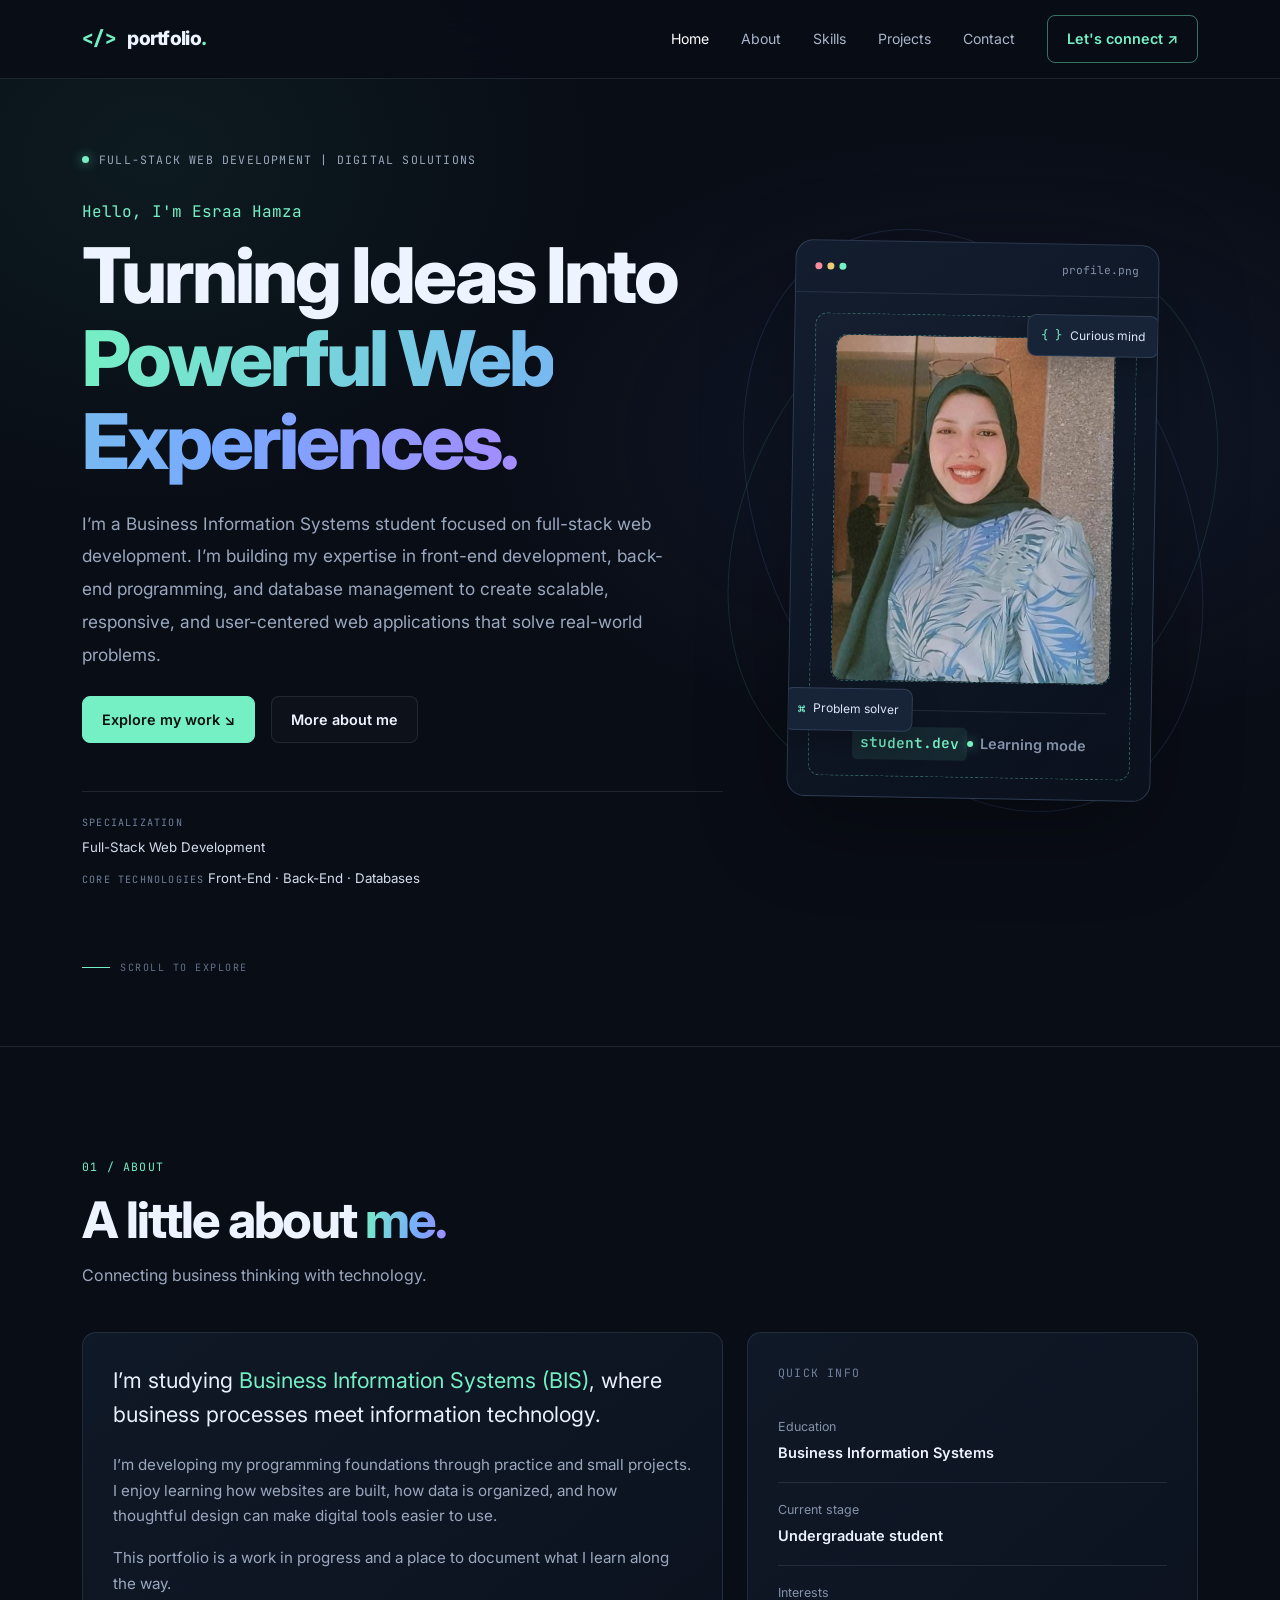
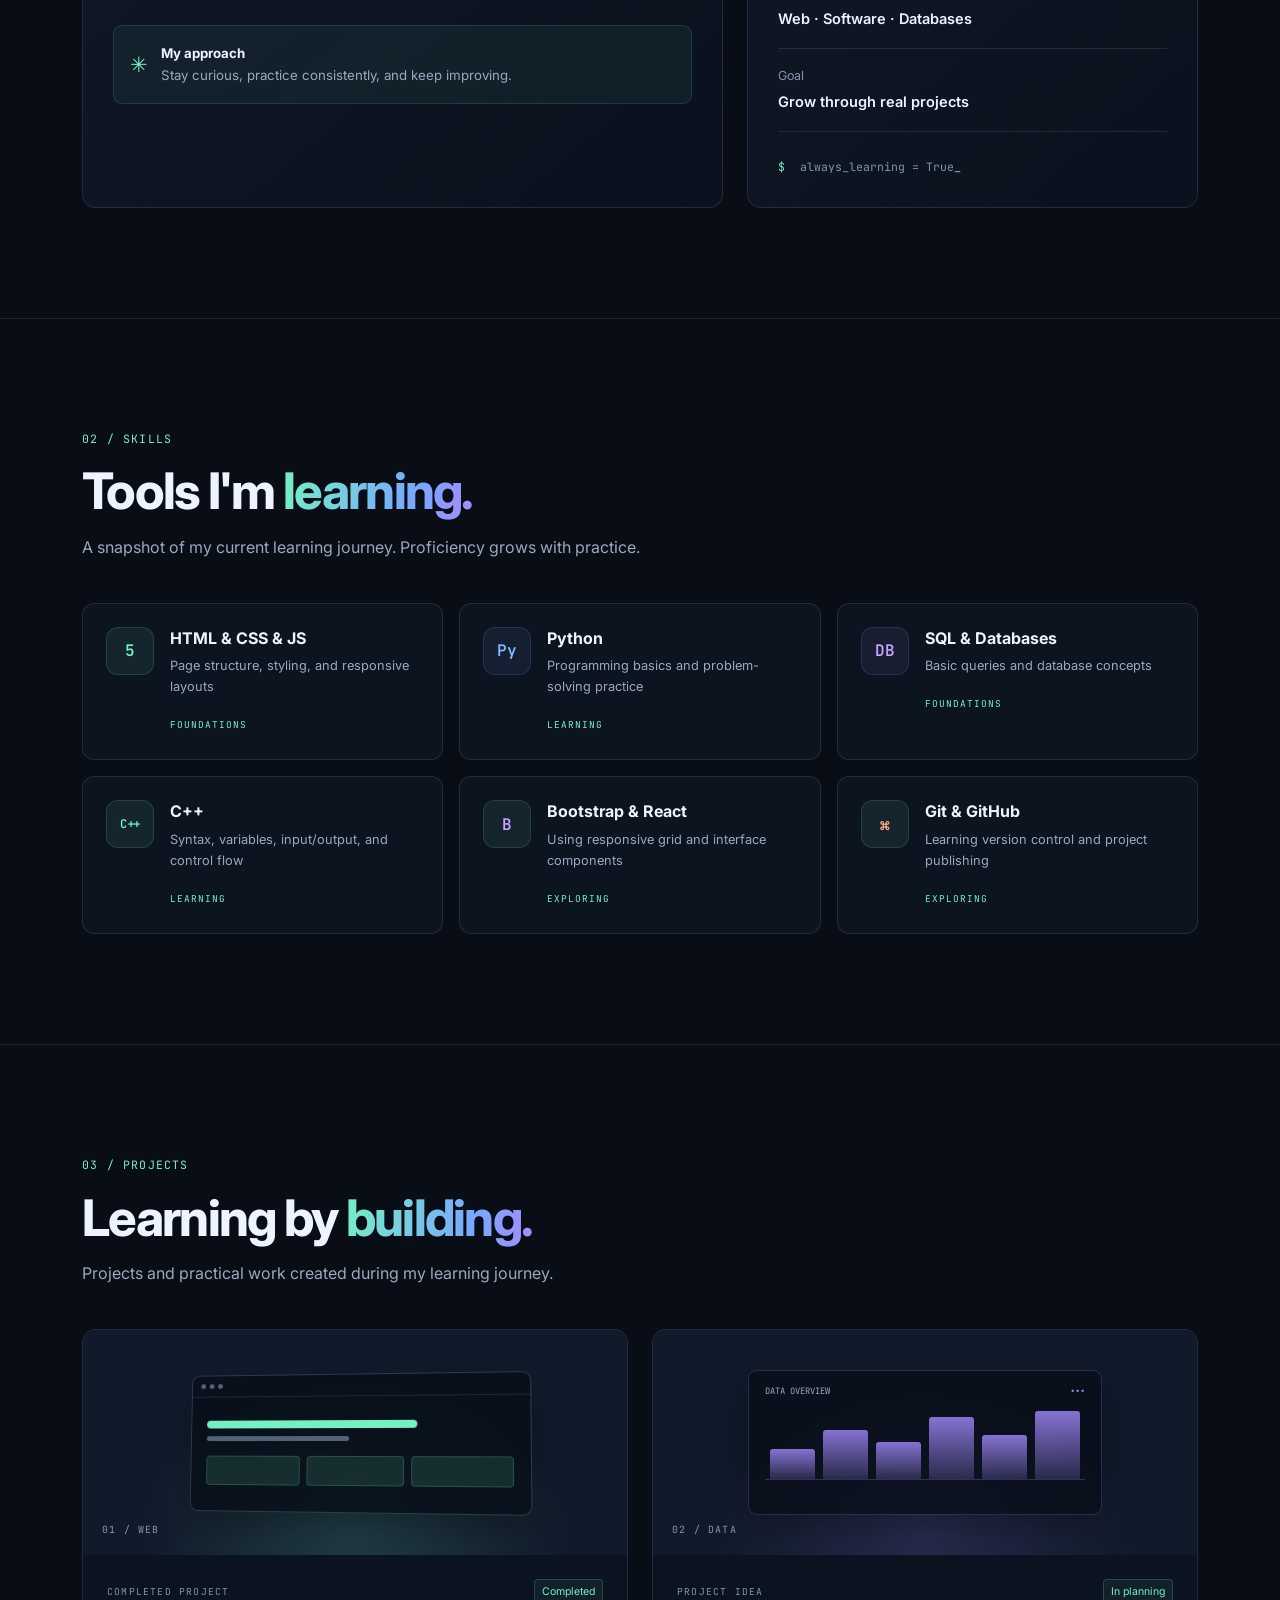
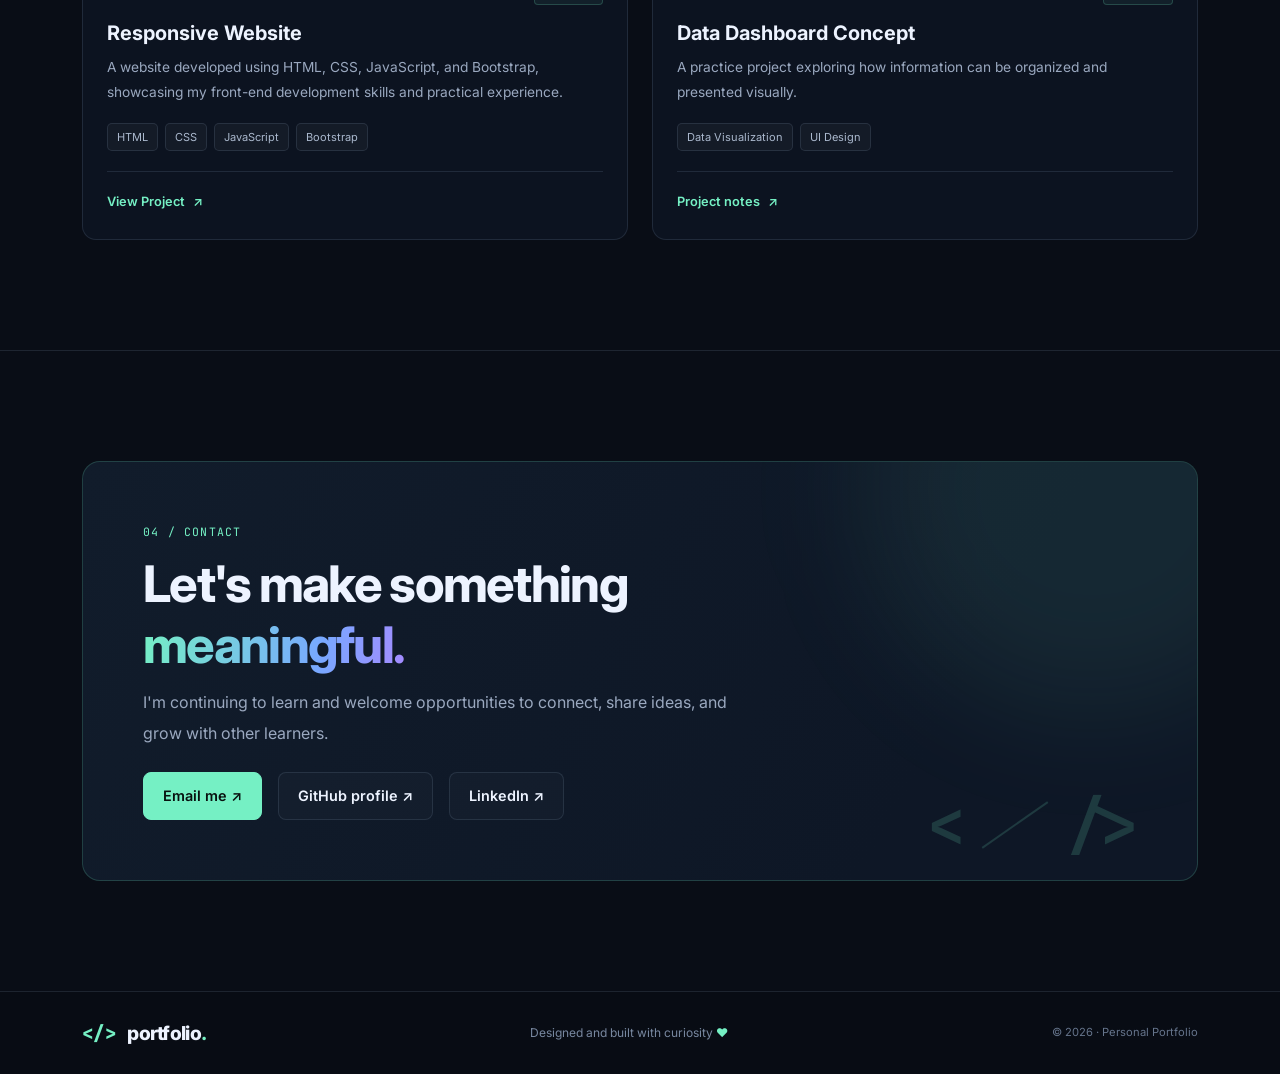
<file: index.html>
<!DOCTYPE html>
<html lang="en">

<head>
  <meta charset="UTF-8">
  <meta name="viewport" content="width=device-width, initial-scale=1.0">
  <meta name="description"
    content="Personal portfolio of a Business Information Systems student learning software development.">
  <title>Portfolio | BIS Student & Aspiring Developer</title>
  <link rel="preconnect" href="https://fonts.googleapis.com">
  <link rel="preconnect" href="https://fonts.gstatic.com" crossorigin>
  <link
    href="https://fonts.googleapis.com/css2?family=Inter:wght@400;500;600;700;800&family=JetBrains+Mono:wght@400;500&display=swap"
    rel="stylesheet">
  <link href="https://cdn.jsdelivr.net/npm/bootstrap@5.3.3/dist/css/bootstrap.min.css" rel="stylesheet">
  <link rel="stylesheet" href="css/style.css">
</head>

<body>
  <nav class="navbar navbar-expand-lg navbar-dark fixed-top site-nav">
    <div class="container">
      <a class="navbar-brand brand" href="#home"><span class="brand-mark">&lt;/&gt;</span> portfolio<span
          class="brand-dot">.</span></a>
      <button class="navbar-toggler" type="button" data-bs-toggle="collapse" data-bs-target="#mainNav"
        aria-controls="mainNav" aria-expanded="false" aria-label="Toggle navigation">
        <span class="navbar-toggler-icon"></span>
      </button>
      <div class="collapse navbar-collapse" id="mainNav">
        <ul class="navbar-nav ms-auto align-items-lg-center gap-lg-3">
          <li class="nav-item"><a class="nav-link active" href="#home">Home</a></li>
          <li class="nav-item"><a class="nav-link" href="#about">About</a></li>
          <li class="nav-item"><a class="nav-link" href="#skills">Skills</a></li>
          <li class="nav-item"><a class="nav-link" href="#projects">Projects</a></li>
          <li class="nav-item"><a class="nav-link" href="#contact">Contact</a></li>
          <li class="nav-item"><a class="btn btn-outline-accent btn-sm ms-lg-2" href="#contact">Let's connect <span
                aria-hidden="true">↗</span></a></li>
        </ul>
      </div>
    </div>
  </nav>

  <main>
    <section class="hero section-pad" id="home">
      <div class="container">
        <div class="row align-items-center gy-5">
          <div class="col-lg-7">

            <div class="eyebrow">
              <span class="status-dot"></span>
              FULL-STACK WEB DEVELOPMENT | DIGITAL SOLUTIONS
            </div>

            <p class="hero-kicker">Hello, I'm Esraa Hamza</p>

            <h1 class="hero-title">
              Turning Ideas Into<br>
              <span class="gradient-text">Powerful Web Experiences.</span>
            </h1>

            <p class="hero-copy">
              I’m a Business Information Systems student focused on
              full-stack web development. I’m building my expertise in
              front-end development, back-end programming, and database
              management to create scalable, responsive, and user-centered
              web applications that solve real-world problems.
            </p>
            <div class="d-flex flex-wrap gap-3 mt-4">
              <a class="btn btn-accent" href="#projects">Explore my work <span aria-hidden="true">↘</span></a>

              <a class="btn btn-quiet" href="#about">More about me</a>
            </div>
            <div class="hero-meta mt-5">
              <div>
                <span class="meta-label">SPECIALIZATION</span>
                <span class="meta-value">Full-Stack Web Development</span>

                <div>
                  <span class="meta-label">CORE TECHNOLOGIES</span>
                  <span class="meta-value">Front-End · Back-End · Databases</span>
                </div>
              </div>
            </div>
          </div>
          <div class="col-lg-5">
            <div class="profile-wrap">
              <div class="orbit orbit-one"></div>
              <div class="orbit orbit-two"></div>
              <div class="profile-card">
                <div class="profile-top"><span class="window-dots"><i></i><i></i><i></i></span><span
                    class="mono">profile.png</span></div>
                <div class="photo-placeholder">

                  <div class="photo-placeholder">
                    <img src="./WhatsApp Image 2026-10-06 at 11.53.14 AM.jpeg" alt="Esraa Hamza" class="profile-photo">
                  </div>
                  <div class="profile-bottom"><span class="code-chip">student.dev</span><span class="online"><i></i>
                      Learning mode</span></div>
                </div>
                <div class="float-tag tag-code"><span>{ }</span> Curious mind</div>
                <div class="float-tag tag-db"><span>⌘</span> Problem solver</div>
              </div>
            </div>
          </div>
          <div class="scroll-hint"><span></span> SCROLL TO EXPLORE</div>
        </div>
      </div>
    </section>

    <section class="section-pad section-border" id="about">
      <div class="container">
        <div class="section-heading"><span class="section-index">01 / ABOUT</span>
          <h2>A little about <span class="gradient-text">me.</span></h2>
          <p>Connecting business thinking with technology.</p>
        </div>
        <div class="row g-4 align-items-stretch">
          <div class="col-lg-7">
            <div class="panel about-panel h-100">
              <p class="large-copy">I’m studying <span class="text-accent">Business Information Systems (BIS)</span>,
                where business processes meet information technology.</p>
              <p>I’m developing my programming foundations through practice and small projects. I enjoy learning how
                websites are built, how data is organized, and how thoughtful design can make digital tools easier to
                use.</p>
              <p>This portfolio is a work in progress and a place to document what I learn along the way.</p>
              <div class="about-note"><span class="note-icon">✳</span><span><strong>My approach</strong><br>Stay
                  curious, practice consistently, and keep improving.</span></div>
            </div>
          </div>
          <div class="col-lg-5">
            <div class="panel info-panel h-100"><span class="panel-label">QUICK INFO</span>
              <div class="info-row"><span>Education</span><strong>Business Information Systems</strong></div>
              <div class="info-row"><span>Current stage</span><strong>Undergraduate student</strong></div>
              <div class="info-row"><span>Interests</span><strong>Web · Software · Databases</strong></div>
              <div class="info-row"><span>Goal</span><strong>Grow through real projects</strong></div>
              <div class="terminal-line"><span class="terminal-prompt">$</span> always_learning = True<span
                  class="cursor">_</span></div>
            </div>
          </div>
        </div>
      </div>
    </section>

    <section class="section-pad section-border" id="skills">
      <div class="container">
        <div class="section-heading"><span class="section-index">02 / SKILLS</span>
          <h2>Tools I'm <span class="gradient-text">learning.</span></h2>
          <p>A snapshot of my current learning journey. Proficiency grows with practice.</p>
        </div>
        <div class="row g-3">
          <div class="col-md-6 col-lg-4">
            <div class="skill-card">
              <div class="skill-icon html-icon">5</div>
              <div>
                <h3>HTML & CSS & JS</h3>
                <p>Page structure, styling, and responsive layouts</p><span class="skill-level">FOUNDATIONS</span>
              </div>
            </div>
          </div>
          <div class="col-md-6 col-lg-4">
            <div class="skill-card">
              <div class="skill-icon py-icon">Py</div>
              <div>
                <h3>Python</h3>
                <p>Programming basics and problem-solving practice</p><span class="skill-level">LEARNING</span>
              </div>
            </div>
          </div>
          <div class="col-md-6 col-lg-4">
            <div class="skill-card">
              <div class="skill-icon sql-icon">DB</div>
              <div>
                <h3>SQL & Databases</h3>
                <p>Basic queries and database concepts</p><span class="skill-level">FOUNDATIONS</span>
              </div>
            </div>
          </div>
          <div class="col-md-6 col-lg-4">
            <div class="skill-card">
              <div class="skill-icon cpp-icon">C++</div>
              <div>
                <h3>C++</h3>
                <p>Syntax, variables, input/output, and control flow</p><span class="skill-level">LEARNING</span>
              </div>
            </div>
          </div>
          <div class="col-md-6 col-lg-4">
            <div class="skill-card">
              <div class="skill-icon boot-icon">B</div>
              <div>
                <h3>Bootstrap & React</h3>
                <p>Using responsive grid and interface components</p><span class="skill-level">EXPLORING</span>
              </div>
            </div>
          </div>
          <div class="col-md-6 col-lg-4">
            <div class="skill-card">
              <div class="skill-icon git-icon">⌘</div>
              <div>
                <h3>Git & GitHub</h3>
                <p>Learning version control and project publishing</p><span class="skill-level">EXPLORING</span>
              </div>
            </div>
          </div>
        </div>
       
      </div>
    </section>

    <section class="section-pad section-border" id="projects">
      <div class="container">
        <div class="section-heading"><span class="section-index">03 / PROJECTS</span>
          <h2>Learning by <span class="gradient-text">building.</span></h2>
          <p>Projects and practical work created during my learning journey.</p>
        </div>
        <div class="row g-4">

          <div class="col-md-6">
            <article class="project-card h-100">

              <div class="project-visual visual-one">
                <div class="mini-browser">
                  <div class="mini-bar">
                    <i></i>
                    <i></i>
                    <i></i>
                  </div>

                  <div class="mini-content">
                    <span class="mini-line wide"></span>
                    <span class="mini-line"></span>

                    <div class="mini-blocks">
                      <i></i>
                      <i></i>
                      <i></i>
                    </div>
                  </div>
                </div>

                <span class="visual-label">01 / WEB</span>
              </div>

              <div class="project-body">

                <div class="project-topline">
                  <span class="project-type">COMPLETED PROJECT</span>
                  <span class="project-status">Completed</span>
                </div>

                <h3>Responsive Website</h3>

                <p>
                  A website developed using HTML, CSS, JavaScript, and Bootstrap,
                  showcasing my front-end development skills and practical experience.
                </p>

                <div class="tag-list">
                  <span>HTML</span>
                  <span>CSS</span>
                  <span>JavaScript</span>
                  <span>Bootstrap</span>
                </div>

                <div class="project-links">
                  <a href="./pro bootsrap/index.html" target="_blank" rel="noopener noreferrer">
                    View Project <span>↗</span>
                  </a>
                </div>

              </div>
            </article>
          </div>

          <div class="col-md-6">
            <article class="project-card h-100">
              <div class="project-visual visual-two">
                <div class="data-window">
                  <div class="data-title"><span>DATA OVERVIEW</span><b>•••</b></div>
                  <div class="chart-bars"><i style="height:42%"></i><i style="height:68%"></i><i
                      style="height:52%"></i><i style="height:86%"></i><i style="height:61%"></i><i
                      style="height:95%"></i></div>
                  <div class="chart-baseline"></div>
                </div><span class="visual-label">02 / DATA</span>
              </div>
              <div class="project-body">
                <div class="project-topline"><span class="project-type">PROJECT IDEA</span><span
                    class="project-status">In planning</span></div>
                <h3>Data Dashboard Concept</h3>
                <p>A practice project exploring how information can be organized and presented visually.</p>
                <div class="tag-list"><span>Data Visualization</span><span>UI Design</span></div>
                <div class="project-links"><a href="#contact">Project notes <span>↗</span></a></div>
              </div>
            </article>
          </div>

        </div>
      </div>
    </section>

    <section class="section-pad section-border" id="contact">
      <div class="container">
        <div class="contact-panel">
          <div class="contact-glow"></div>
          <div class="contact-content"><span class="section-index">04 / CONTACT</span>
            <h2>Let's make something <span class="gradient-text">meaningful.</span></h2>
            <p>I'm continuing to learn and welcome opportunities to connect, share ideas, and grow with other learners.
            </p>
            <div class="d-flex flex-wrap gap-3 mt-4">
              <a class="btn btn-accent" href="mailto:esraa.hamza.mis27@gmail.com">Email me <span aria-hidden="true">↗</span></a>
              <a class="btn btn-quiet" href="https://github.com/EsraaHamza2004" target="_blank" rel="noopener noreferrer">GitHub profile <span aria-hidden="true">↗</span></a>
              <a class="btn btn-quiet" href="https://www.linkedin.com/in/esraa-hamza-" target="_blank" rel="noopener noreferrer">LinkedIn <span aria-hidden="true">↗</span></a>
            </div>
          </div>
          <div class="contact-decoration" aria-hidden="true"><span>&lt;</span><i></i><span>/&gt;</span></div>
        </div>
      </div>
    </section>
  </main>

  <footer class="site-footer">
    <div class="container d-flex flex-column flex-md-row justify-content-between align-items-center gap-2">
      <a class="navbar-brand brand" href="#home"><span class="brand-mark">&lt;/&gt;</span> portfolio<span
          class="brand-dot">.</span></a>
      <p>Designed and built with curiosity <span class="text-accent">♥</span></p>
      <span class="footer-copy">© <span id="year"></span> · Personal Portfolio</span>
    </div>
  </footer>
  <script src="https://cdn.jsdelivr.net/npm/bootstrap@5.3.3/dist/js/bootstrap.bundle.min.js"></script>
  <script src="js/main.js"></script>
</body>

</html>
</file>
<file: css/style.css>
:root {
  --bg: #090d16;
  --bg-soft: #0e1421;
  --panel: #111a29;
  --panel-2: #0c1320;
  --line: rgba(159, 180, 210, .14);
  --text: #edf3ff;
  --muted: #9aa8bf;
  --accent: #75f0c4;
  --accent-2: #78a8ff;
  --purple: #a48bff;
}
* { box-sizing: border-box; }
html { scroll-behavior: smooth; scroll-padding-top: 90px; }
body { margin: 0; background: var(--bg); color: var(--text); font-family: 'Inter', sans-serif; line-height: 1.7; overflow-x: hidden; }
a { text-decoration: none; }
::selection { background: var(--accent); color: #08110f; }
.site-nav { background: rgba(9,13,22,.88); backdrop-filter: blur(18px); border-bottom: 1px solid var(--line); }
.navbar { padding: 15px 0; }
.brand { font-weight: 800; letter-spacing: -.7px; color: var(--text); font-size: 1.2rem; }
.brand:hover { color: var(--text); }
.brand-mark { color: var(--accent); font-family: 'JetBrains Mono', monospace; margin-right: 8px; }
.brand-dot { color: var(--accent); }
.nav-link { color: #a8b5ca; font-size: .88rem; transition: color .2s; }
.nav-link:hover, .nav-link.active { color: var(--accent); }
.navbar-toggler { border-color: var(--line); }
.navbar-toggler:focus { box-shadow: 0 0 0 .15rem rgba(117,240,196,.2); }
.btn { border-radius: 8px; padding: 12px 19px; font-weight: 600; font-size: .9rem; transition: transform .2s, background .2s, border-color .2s; }
.btn:hover { transform: translateY(-2px); }
.btn-accent { background: var(--accent); color: #08110f; border: 1px solid var(--accent); }
.btn-accent:hover { background: #9af8d8; color: #08110f; border-color: #9af8d8; }
.btn-outline-accent { color: var(--accent); border: 1px solid rgba(117,240,196,.45); }
.btn-outline-accent:hover { color: var(--bg); background: var(--accent); border-color: var(--accent); }
.btn-quiet { color: var(--text); border: 1px solid var(--line); background: rgba(255,255,255,.02); }
.btn-quiet:hover { color: var(--accent); border-color: rgba(117,240,196,.5); background: rgba(117,240,196,.04); }
.section-pad { padding: 110px 0; }
.hero { min-height: 100vh; padding-top: 150px; padding-bottom: 70px; position: relative; background: radial-gradient(ellipse at 78% 42%, rgba(74,100,174,.14), transparent 36%), radial-gradient(ellipse at 12% 15%, rgba(60,190,151,.08), transparent 28%); }
.eyebrow, .section-index, .meta-label, .panel-label, .project-type, .skill-level, .visual-label { font-family: 'JetBrains Mono', monospace; font-size: .72rem; letter-spacing: 1.2px; }
.eyebrow { color: var(--muted); display: flex; align-items: center; gap: 10px; margin-bottom: 28px; }
.status-dot, .online i { width: 7px; height: 7px; background: var(--accent); border-radius: 50%; display: inline-block; box-shadow: 0 0 12px rgba(117,240,196,.7); }
.hero-kicker { color: var(--accent); font-family: 'JetBrains Mono', monospace; margin-bottom: 10px; }
.hero-title { font-size: clamp(2.8rem, 6vw, 5.4rem); font-weight: 800; line-height: 1.08; letter-spacing: -3px; margin: 0; }
.gradient-text { background: linear-gradient(100deg, var(--accent), var(--accent-2) 68%, var(--purple)); -webkit-background-clip: text; background-clip: text; color: transparent; }
.hero-copy { color: var(--muted); max-width: 590px; font-size: 1.08rem; margin-top: 24px; line-height: 1.9; }
.hero-meta { display: flex; flex-wrap: wrap; gap: 30px; border-top: 1px solid var(--line); padding-top: 22px; }
.hero-meta > div { display: flex; flex-direction: column; gap: 5px; }
.meta-label { color: #71819b; font-size: .63rem; }
.meta-value { color: #d4ddef; font-size: .83rem; }
.profile-wrap { position: relative; max-width: 420px; margin: 0 auto; padding: 28px; }
.profile-card { position: relative; z-index: 2; border: 1px solid rgba(143,174,219,.23); border-radius: 18px; overflow: hidden; background: linear-gradient(145deg, rgba(19,30,48,.98), rgba(11,17,29,.98)); box-shadow: 0 28px 90px rgba(0,0,0,.32); transform: rotate(1deg); }
.profile-top, .profile-bottom { display: flex; justify-content: space-between; align-items: center; padding: 16px 19px; color: #8392aa; font-size: .7rem; }
.profile-top { border-bottom: 1px solid var(--line); }
.window-dots { display: flex; gap: 5px; }
.window-dots i, .mini-bar i { width: 7px; height: 7px; background: #53627a; border-radius: 50%; }
.window-dots i:first-child { background: #fa8d9c; }.window-dots i:nth-child(2) { background: #eecb79; }.window-dots i:nth-child(3) { background: var(--accent); }
.mono { font-family: 'JetBrains Mono', monospace; }
.photo-placeholder { min-height: 315px; margin: 20px; border: 1px dashed rgba(117,240,196,.35); border-radius: 12px; display: flex; flex-direction: column; justify-content: center; align-items: center; gap: 8px; background: radial-gradient(circle at 50% 38%, rgba(117,240,196,.09), transparent 45%), linear-gradient(135deg, rgba(255,255,255,.015), transparent); color: #b6c4d8; text-align: center; }
.photo-icon { width: 70px; height: 70px; display: grid; place-items: center; border-radius: 22px; background: rgba(117,240,196,.08); border: 1px solid rgba(117,240,196,.2); margin-bottom: 10px; }
.photo-icon svg { width: 32px; fill: none; stroke: var(--accent); stroke-width: 1.3; stroke-linecap: round; stroke-linejoin: round; }
.photo-placeholder span { font-weight: 600; font-size: .9rem; }.photo-placeholder small { max-width: 210px; color: #75859f; font-size: .72rem; }
.profile-bottom { border-top: 1px solid var(--line); }
.code-chip { background: rgba(117,240,196,.09); color: var(--accent); padding: 4px 8px; border-radius: 5px; font-family: 'JetBrains Mono', monospace; }
.online { display: flex; gap: 7px; align-items: center; }.online i { width: 6px; height: 6px; }
.orbit { position: absolute; border: 1px solid rgba(120,168,255,.14); border-radius: 50%; transform: rotate(-25deg); }
.orbit-one { inset: 0; }.orbit-two { inset: 13px -10px; border-color: rgba(117,240,196,.12); transform: rotate(34deg); }
.float-tag { position: absolute; z-index: 3; background: #172337; border: 1px solid rgba(151,180,219,.2); border-radius: 9px; padding: 10px 13px; font-size: .75rem; color: #dbe6f7; box-shadow: 0 12px 28px rgba(0,0,0,.25); }
.float-tag span { color: var(--accent); font-family: 'JetBrains Mono', monospace; margin-right: 5px; }
.tag-code { top: 70px; right: -2px; }.tag-db { bottom: 65px; left: -5px; }
.scroll-hint { display: flex; align-items: center; gap: 10px; margin-top: 68px; color: #63718a; font-family: 'JetBrains Mono', monospace; font-size: .63rem; letter-spacing: 1.5px; }
.scroll-hint span { width: 28px; height: 1px; background: var(--accent); }
.section-border { border-top: 1px solid var(--line); }
.section-heading { margin-bottom: 42px; }
.section-index { color: var(--accent); display: block; margin-bottom: 13px; }
.section-heading h2, .contact-content h2 { font-size: clamp(2rem, 4vw, 3.15rem); font-weight: 750; letter-spacing: -1.7px; margin-bottom: 12px; }
.section-heading > p, .contact-content > p { color: var(--muted); margin-bottom: 0; }
.panel { border: 1px solid var(--line); background: linear-gradient(140deg, rgba(17,26,41,.9), rgba(12,19,32,.8)); border-radius: 14px; padding: 30px; }
.about-panel p { color: var(--muted); font-size: .95rem; }
.about-panel .large-copy { color: #e9f0fc; font-size: 1.35rem; line-height: 1.6; margin-bottom: 20px; }
.text-accent { color: var(--accent); }
.about-note { display: flex; align-items: center; gap: 13px; margin-top: 28px; padding: 16px; border-radius: 9px; background: rgba(117,240,196,.055); border: 1px solid rgba(117,240,196,.13); font-size: .83rem; color: var(--muted); }
.about-note strong { color: var(--text); }.note-icon { color: var(--accent); font-size: 1.3rem; }
.panel-label { color: #71819b; display: block; margin-bottom: 18px; }
.info-row { padding: 16px 0; border-bottom: 1px solid var(--line); display: flex; flex-direction: column; gap: 4px; }
.info-row span { color: #8493aa; font-size: .78rem; }.info-row strong { font-size: .91rem; font-weight: 600; }
.terminal-line { margin-top: 25px; color: #8192ad; font-family: 'JetBrains Mono', monospace; font-size: .72rem; overflow-wrap: anywhere; }.terminal-prompt { color: var(--accent); margin-right: 8px; }.cursor { color: var(--accent); animation: blink 1s steps(2, start) infinite; }
@keyframes blink { to { visibility: hidden; } }
.skill-card { height: 100%; padding: 23px; border: 1px solid var(--line); border-radius: 12px; background: rgba(16,24,38,.68); display: flex; align-items: flex-start; gap: 16px; transition: transform .25s, border-color .25s, background .25s; }
.skill-card:hover { transform: translateY(-4px); border-color: rgba(117,240,196,.35); background: rgba(20,32,48,.9); }
.skill-icon { width: 48px; height: 48px; flex: 0 0 48px; display: grid; place-items: center; border-radius: 12px; background: rgba(117,240,196,.08); border: 1px solid rgba(117,240,196,.15); color: var(--accent); font-family: 'JetBrains Mono', monospace; font-weight: 600; }
.py-icon { color: #83b7ff; background: rgba(120,168,255,.08); border-color: rgba(120,168,255,.15); }.sql-icon { color: #c2a7ff; background: rgba(164,139,255,.08); border-color: rgba(164,139,255,.15); }.cpp-icon { font-size: .75rem; }.boot-icon { color: #c7a5ff; }.git-icon { color: #ffad87; }
.skill-card h3 { font-size: 1rem; font-weight: 700; margin: 2px 0 7px; }.skill-card p { color: var(--muted); font-size: .8rem; line-height: 1.65; margin: 0 0 12px; }.skill-level { color: var(--accent); font-size: .59rem; letter-spacing: 1px; }
.small-note { color: #71819b; font-size: .75rem; }
.project-card { overflow: hidden; background: var(--panel-2); border: 1px solid var(--line); border-radius: 14px; transition: transform .25s, border-color .25s; }.project-card:hover { transform: translateY(-4px); border-color: rgba(120,168,255,.32); }
.project-visual { min-height: 225px; position: relative; overflow: hidden; display: grid; place-items: center; background: radial-gradient(ellipse at 50% 90%, rgba(117,240,196,.16), transparent 55%), #101a2b; }
.visual-two { background: radial-gradient(ellipse at 50% 90%, rgba(164,139,255,.16), transparent 55%), #101a2b; }
.visual-label { position: absolute; bottom: 16px; left: 19px; color: #8495ae; font-size: .62rem; }
.mini-browser { width: 63%; height: 140px; border-radius: 9px; border: 1px solid rgba(151,180,219,.25); background: rgba(8,14,24,.86); overflow: hidden; transform: perspective(600px) rotateY(-7deg) rotateX(3deg); box-shadow: 0 15px 35px rgba(0,0,0,.28); }
.mini-bar { height: 22px; display: flex; align-items: center; gap: 4px; padding: 0 9px; border-bottom: 1px solid var(--line); }.mini-bar i { width: 5px; height: 5px; }
.mini-content { padding: 16px; }.mini-line { display: block; width: 48%; height: 5px; border-radius: 5px; background: #52627c; margin-top: 8px; }.mini-line.wide { width: 70%; height: 8px; background: var(--accent); }
.mini-blocks { display: flex; gap: 7px; margin-top: 15px; }.mini-blocks i { height: 30px; flex: 1; border-radius: 4px; background: rgba(117,240,196,.12); border: 1px solid rgba(117,240,196,.18); }
.data-window { width: 65%; height: 145px; border: 1px solid rgba(164,139,255,.22); border-radius: 9px; background: rgba(8,14,24,.8); padding: 13px 16px; box-shadow: 0 15px 35px rgba(0,0,0,.28); }
.data-title { display: flex; justify-content: space-between; font-family: 'JetBrains Mono', monospace; color: #9aa8bf; font-size: .55rem; }.data-title b { color: var(--purple); }
.chart-bars { height: 80px; display: flex; gap: 8px; align-items: end; padding: 8px 5px 0; }.chart-bars i { flex: 1; border-radius: 3px 3px 0 0; background: linear-gradient(0deg, rgba(164,139,255,.25), var(--purple)); opacity: .8; }.chart-baseline { height: 1px; background: rgba(164,139,255,.25); }
.project-body { padding: 24px; }.project-topline { display: flex; justify-content: space-between; align-items: center; gap: 8px; }.project-type { color: #8292ac; font-size: .6rem; }.project-status { color: var(--accent); font-size: .66rem; border: 1px solid rgba(117,240,196,.2); background: rgba(117,240,196,.06); padding: 3px 7px; border-radius: 4px; }
.project-body h3 { font-size: 1.25rem; font-weight: 700; margin: 16px 0 10px; }.project-body p { color: var(--muted); font-size: .86rem; line-height: 1.8; }
.tag-list { display: flex; flex-wrap: wrap; gap: 7px; margin-top: 18px; }.tag-list span { color: #aab8cd; background: rgba(255,255,255,.035); border: 1px solid var(--line); padding: 4px 9px; border-radius: 5px; font-size: .69rem; }
.project-links { border-top: 1px solid var(--line); margin-top: 20px; padding-top: 15px; }.project-links a { color: var(--accent); font-size: .8rem; font-weight: 600; }.project-links a span { margin-left: 5px; }
.projects-reminder { margin-top: 25px; padding: 16px 18px; display: flex; align-items: flex-start; gap: 13px; border: 1px solid rgba(120,168,255,.18); border-radius: 9px; background: rgba(120,168,255,.045); }.reminder-mark { display: grid; place-items: center; min-width: 22px; height: 22px; border-radius: 50%; background: rgba(120,168,255,.15); color: var(--accent-2); font-weight: 700; font-size: .8rem; }.projects-reminder p { color: var(--muted); font-size: .78rem; margin: 0; }.projects-reminder strong { color: #dfe8f8; }
.contact-panel { position: relative; overflow: hidden; border: 1px solid rgba(117,240,196,.18); border-radius: 18px; padding: clamp(28px, 5vw, 60px); background: linear-gradient(120deg, #111c2b, #0e1726 75%); }
.contact-content { position: relative; z-index: 2; max-width: 700px; }.contact-content > p { max-width: 600px; line-height: 1.9; }.contact-glow { position: absolute; width: 450px; height: 450px; right: -120px; top: -200px; border-radius: 50%; background: rgba(117,240,196,.08); filter: blur(60px); }
.contact-decoration { position: absolute; right: 5%; bottom: 0; display: flex; align-items: center; gap: 10px; color: rgba(117,240,196,.16); font-family: 'JetBrains Mono', monospace; font-size: 4rem; font-weight: 700; }.contact-decoration i { width: 80px; height: 2px; background: rgba(117,240,196,.16); transform: rotate(-35deg); }
.contact-edit-note { font-size: .7rem; margin-top: 18px; color: #7888a0 !important; }
.site-footer { padding: 25px 0; border-top: 1px solid var(--line); background: #080c14; }.site-footer p { color: #7888a0; font-size: .75rem; margin: 0; }.footer-copy { color: #65748b; font-size: .7rem; }
@media (max-width: 991.98px) { .navbar-collapse { padding: 15px 0 5px; }.navbar-nav { align-items: flex-start !important; }.hero { min-height: auto; padding-top: 130px; }.profile-wrap { margin-top: 10px; }.section-pad { padding: 85px 0; }.scroll-hint { margin-top: 50px; } }
@media (max-width: 575.98px) { .section-pad { padding: 72px 0; }.hero { padding-top: 115px; }.hero-title { letter-spacing: -1.7px; font-size: clamp(2.6rem, 12vw, 3.6rem); }.hero-copy { font-size: .98rem; }.hero-meta { gap: 18px; }.profile-wrap { padding: 20px 12px; }.photo-placeholder { min-height: 250px; }.tag-code { right: -2px; top: 45px; }.tag-db { left: -2px; bottom: 45px; }.float-tag { font-size: .66rem; padding: 8px 10px; }.panel { padding: 23px; }.skill-card { padding: 18px; }.project-visual { min-height: 190px; }.project-body { padding: 20px; }.contact-decoration { opacity: .35; right: -10px; font-size: 2.5rem; }.contact-decoration i { width: 35px; }.site-footer .brand { font-size: 1rem; } }
@media (prefers-reduced-motion: reduce) { html { scroll-behavior: auto; } *, *::before, *::after { animation-duration: .01ms !important; animation-iteration-count: 1 !important; transition-duration: .01ms !important; } }

.profile-photo {
  width: 100%;
  height: 100%;
  object-fit: cover;
  display: block;
  border-radius: inherit;
}

.photo-placeholder {
  overflow: hidden;
}
</file>
